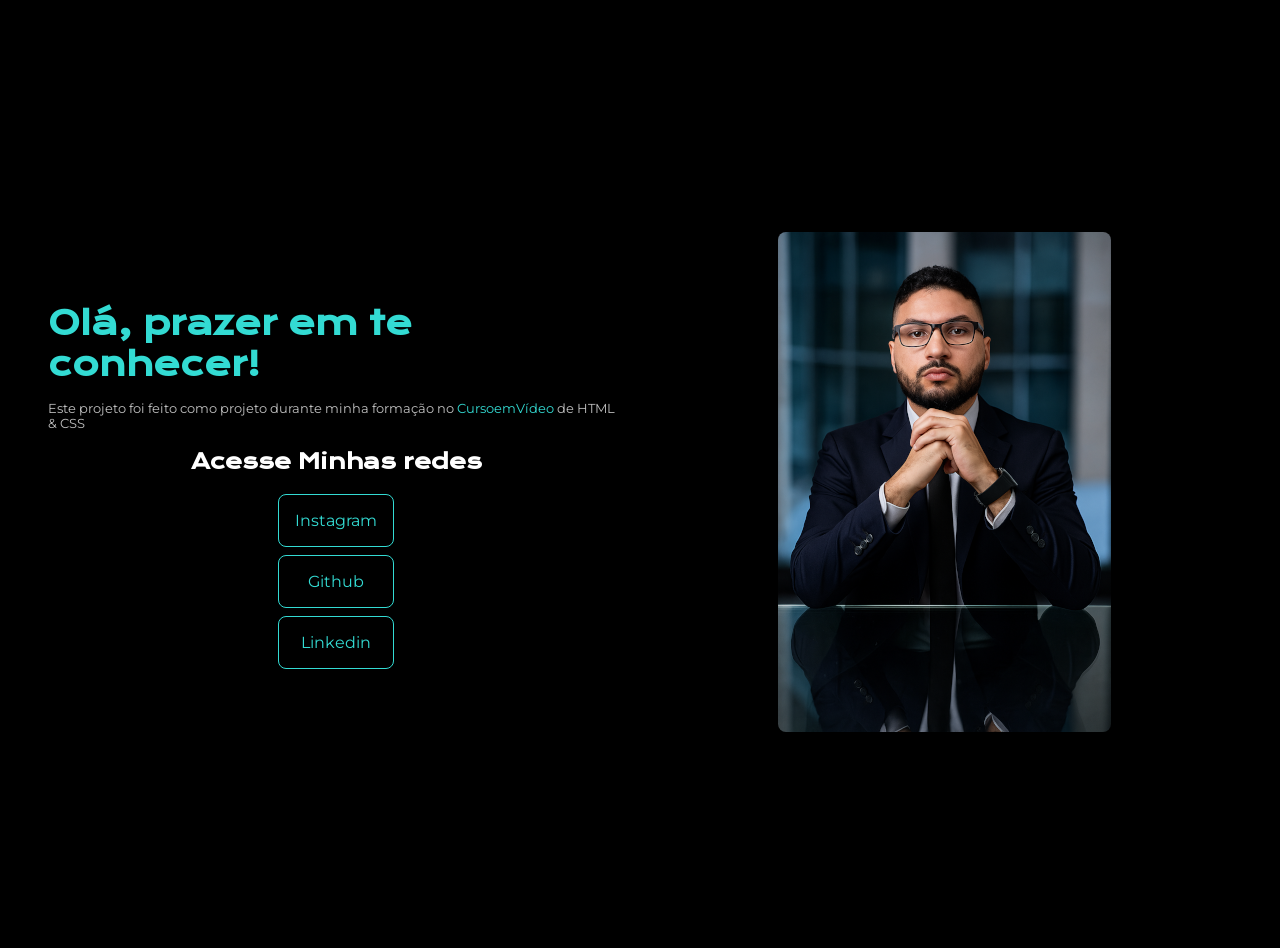
<file: index.html>
<!DOCTYPE html>
<html lang="pt-br">
<head>
    <meta charset="UTF-8">
    <meta name="viewport" content="width=device-width, initial-scale=1.0">
    <title>Projeto Social</title>
    <link rel="stylesheet" href="styles/style.css">
    <link rel="shortcut icon" href="favicon.ico" type="image/x-icon">
</head>
<body>
    <main>
        <section class="texto">
            <!-- Aqui vai o texto -->
            <h1>Olá, prazer em te conhecer!</h1>
            <p>Este projeto foi feito como projeto durante minha formação no <a href="#" target="_blank">CursoemVídeo</a> de HTML & CSS</p>
            <div>
                <h2>Acesse Minhas redes</h2>
                <ul>
                    <li>
                        <a href="#">Instagram</a>
                    </li>
                    <li>
                        <a href="#">Github</a>
                    </li>
                    <li>
                        <a href="#">Linkedin</a>
                    </li>
                </ul>
            </div>
        </section>
        <section class="imagem">
            <!-- Aqui vai a foto -->
            <img src="assets/perfil-pq.png" alt="Foto de Ícaro">
        </section>
    </main>
</body>
</html>
</file>
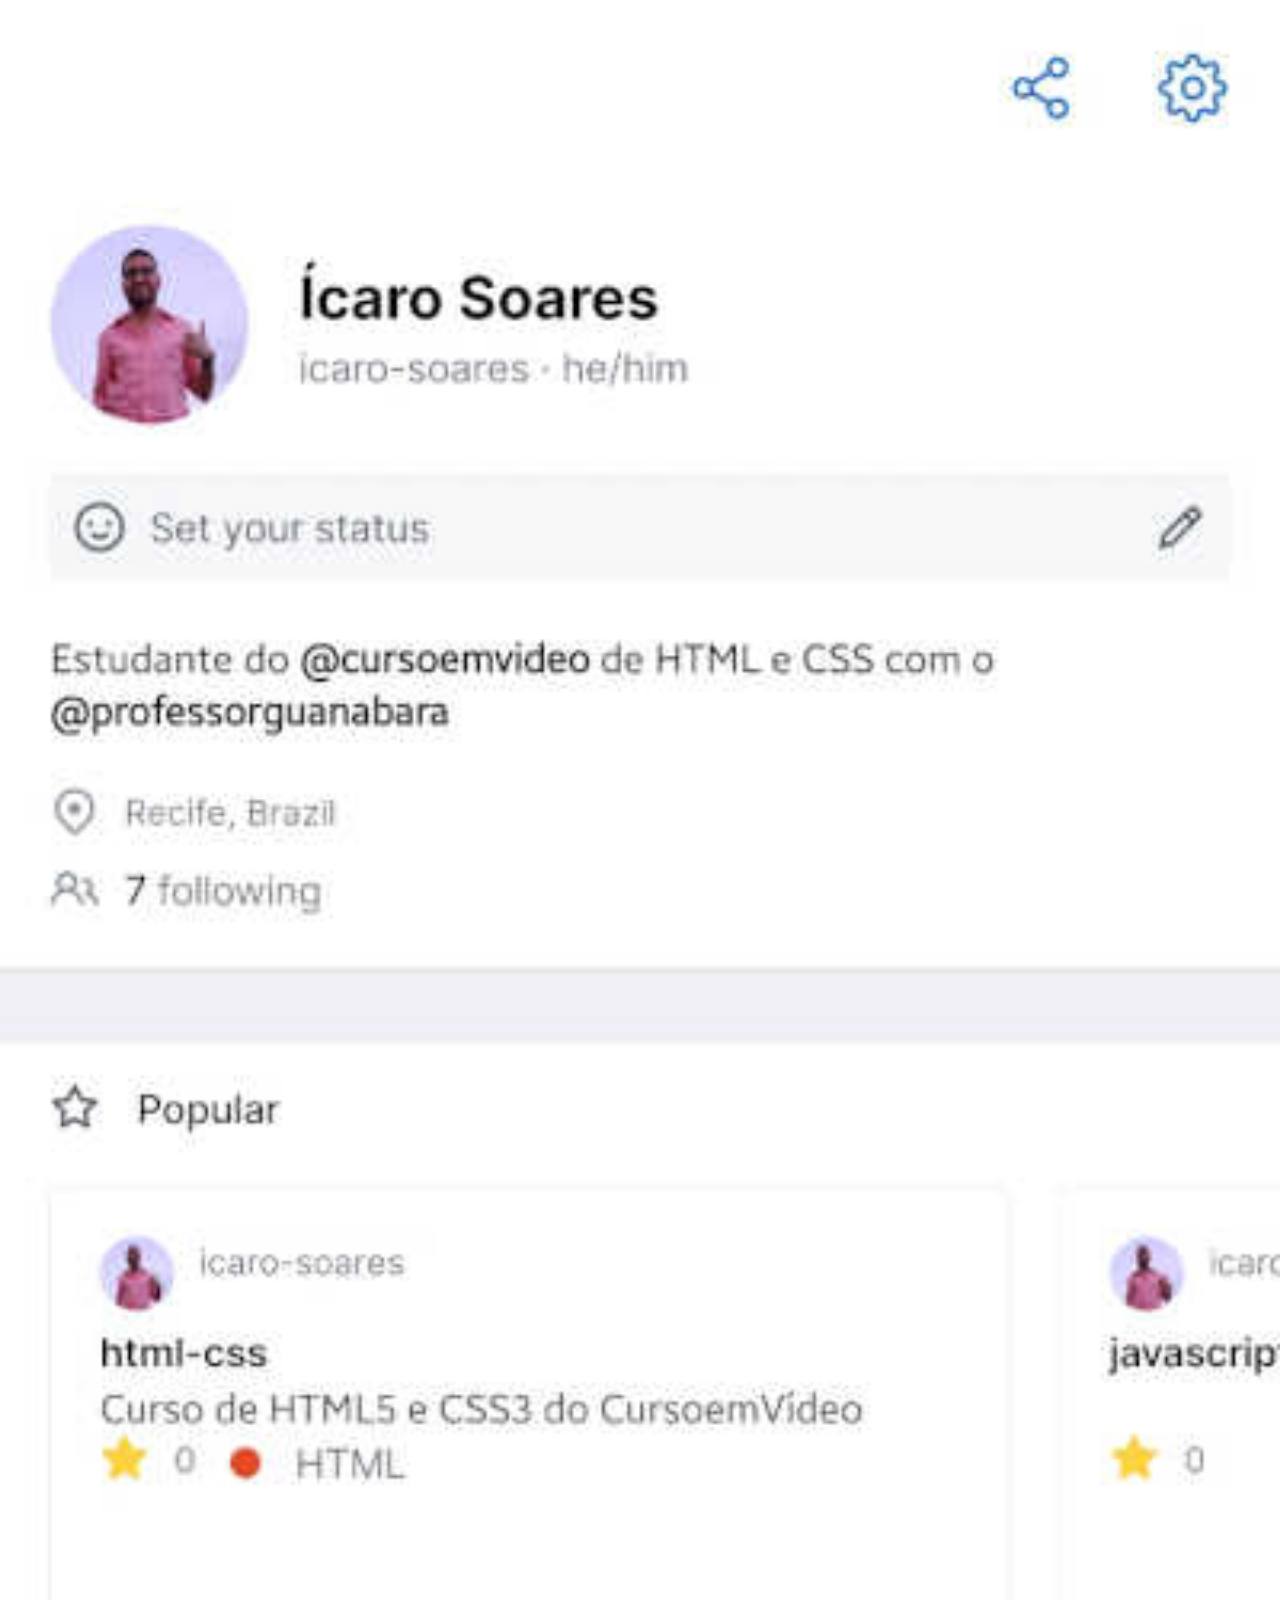
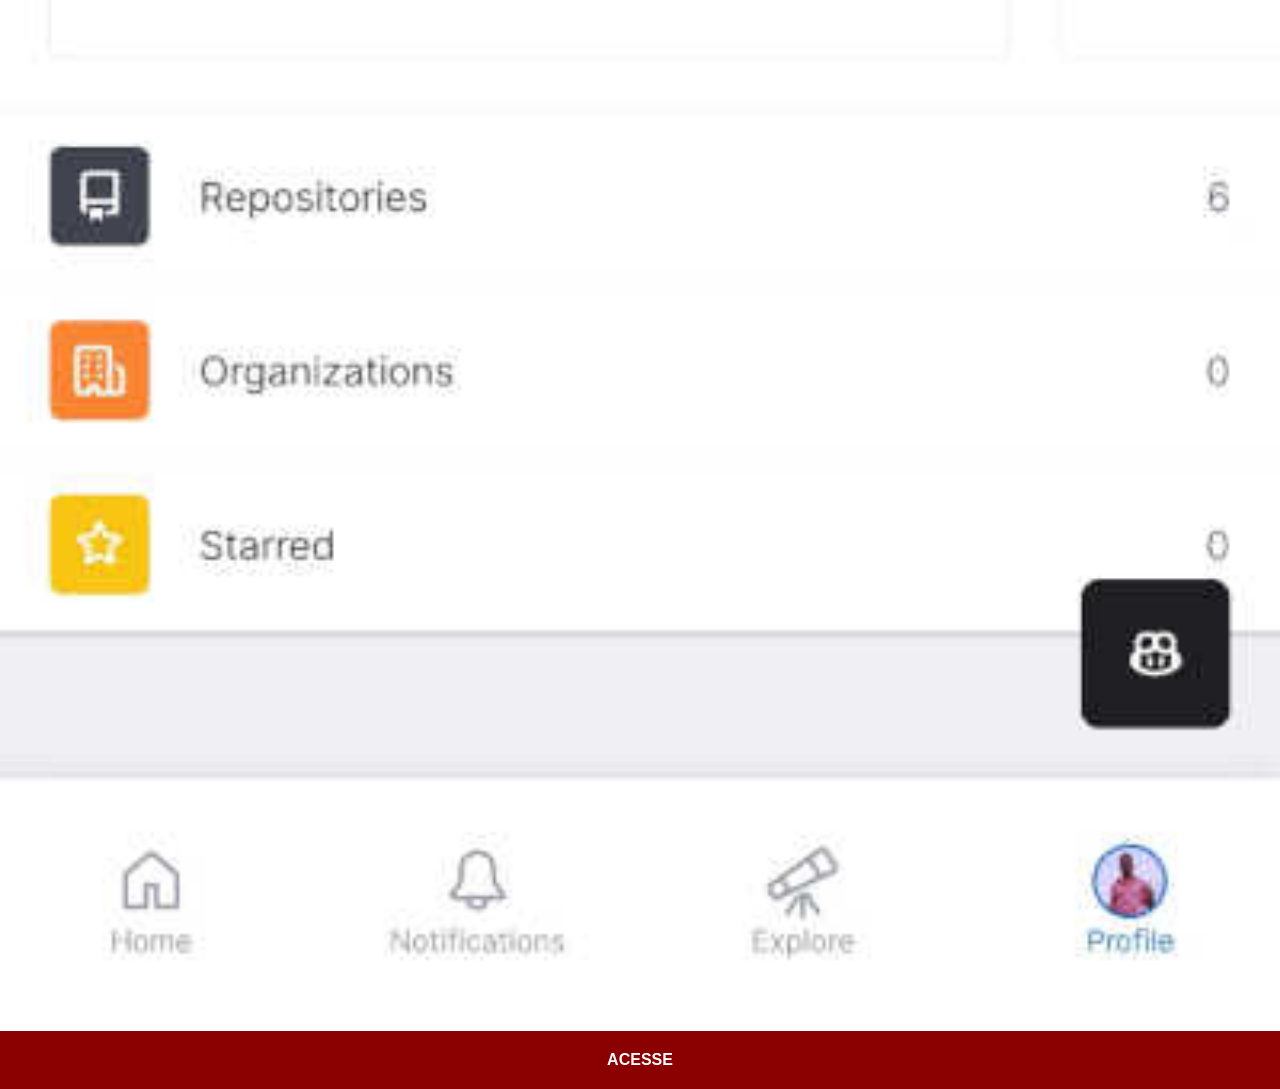
<file: github.html>
<!DOCTYPE html>
<html lang="pt-br">
<head>
    <meta charset="UTF-8">
    <meta name="viewport" content="width=device-width, initial-scale=1.0">
    <title>Github</title>
    <link rel="stylesheet" href="styles/social.css">
</head>
<body>
    <img src="imagens/tela-github.jpg" alt="">
    <a href="https://github.com/icaro-soares" target="_blank">ACESSE</a>
</body>
</html>
</file>
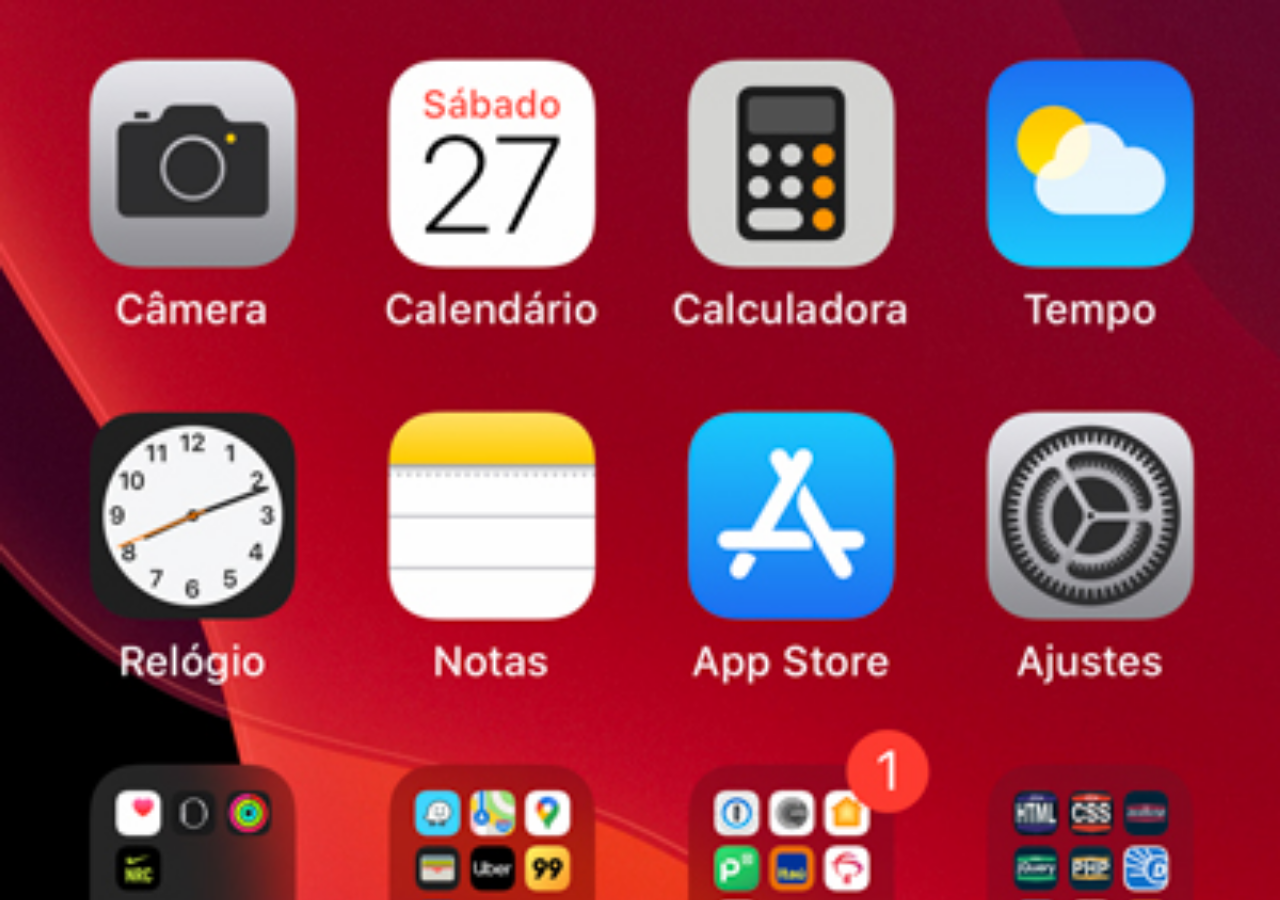
<file: home.html>
<!DOCTYPE html>
<html lang="pt-br">
<head>
    <meta charset="UTF-8">
    <meta name="viewport" content="width=device-width, initial-scale=1.0">
    <title>Home</title>
</head>
<style>
    * {
        margin: 0;
        padding: 0;
    }
    body {
        height: 100vh;
        width: 100vw;
        background: url('imagens/tela-home.jpg') no-repeat top center;
        background-size: cover;
    }
</style>
<body>
    
</body>
</html>
</file>
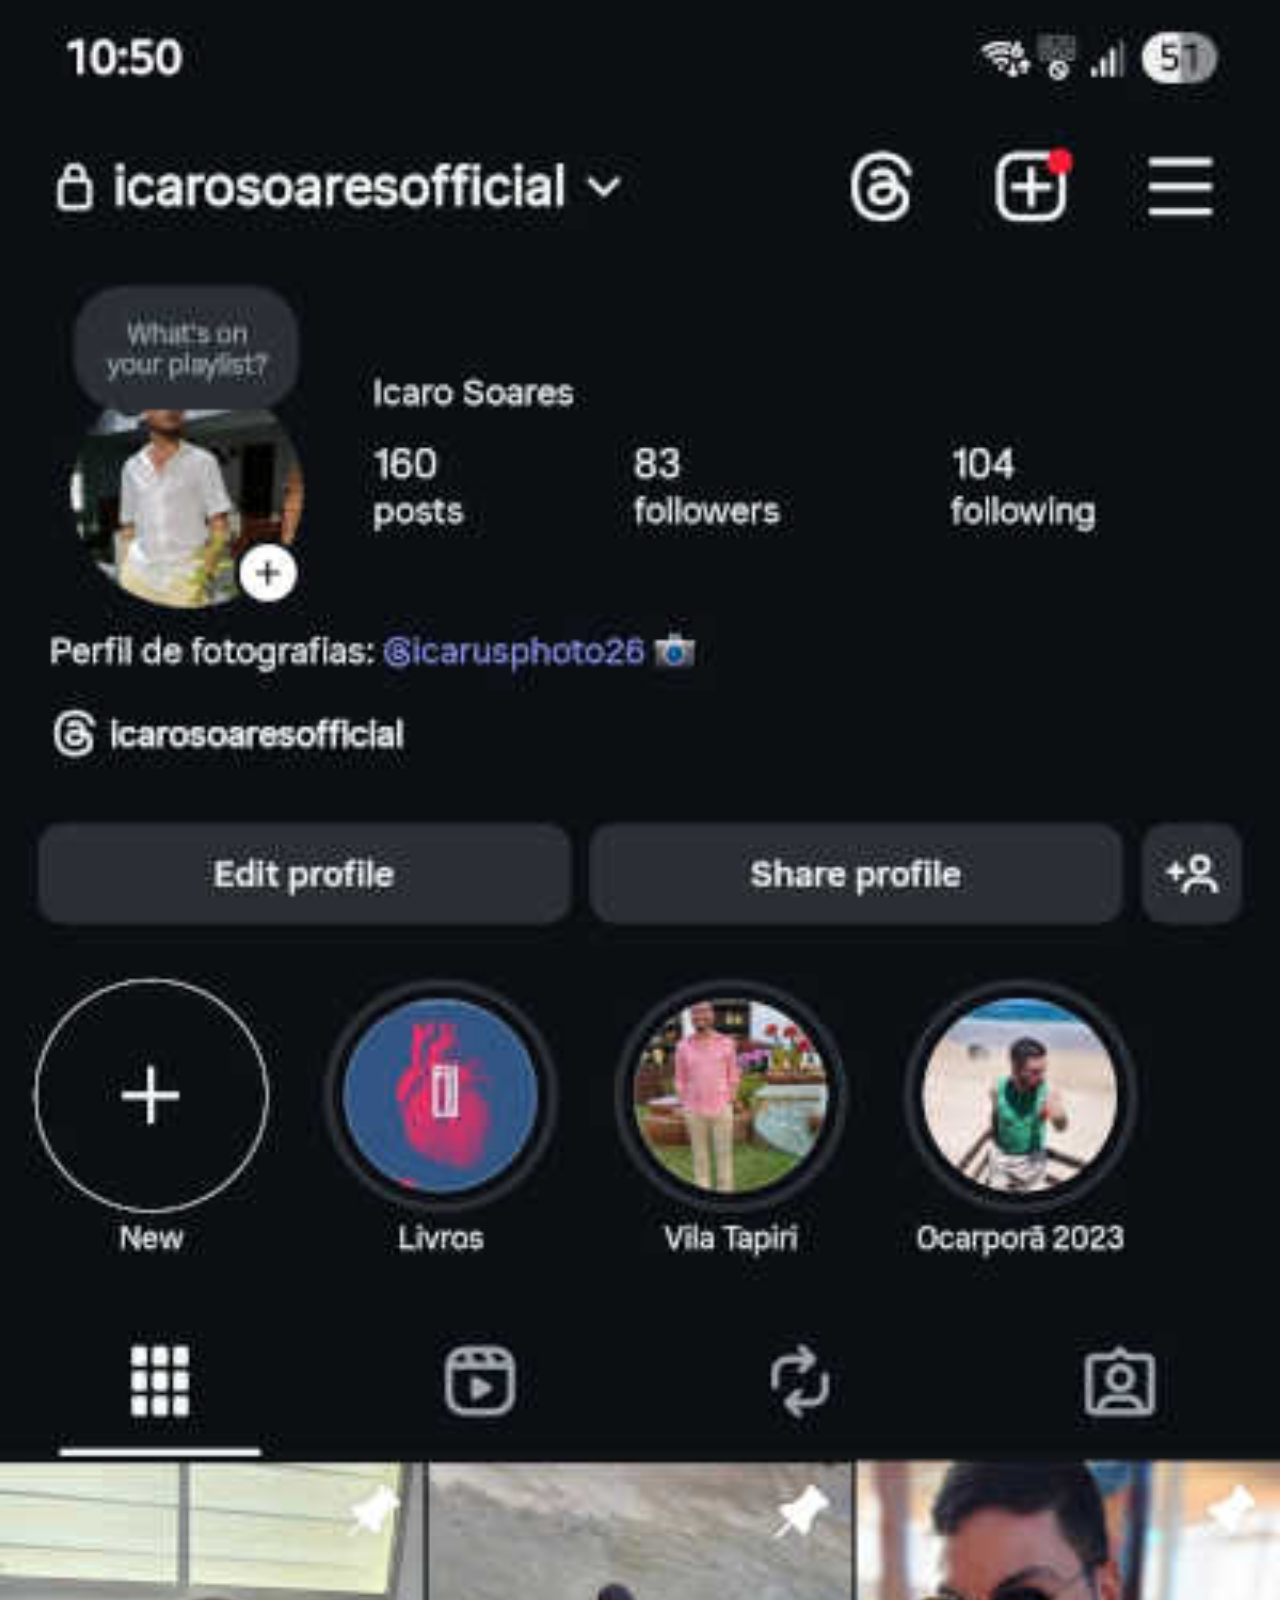
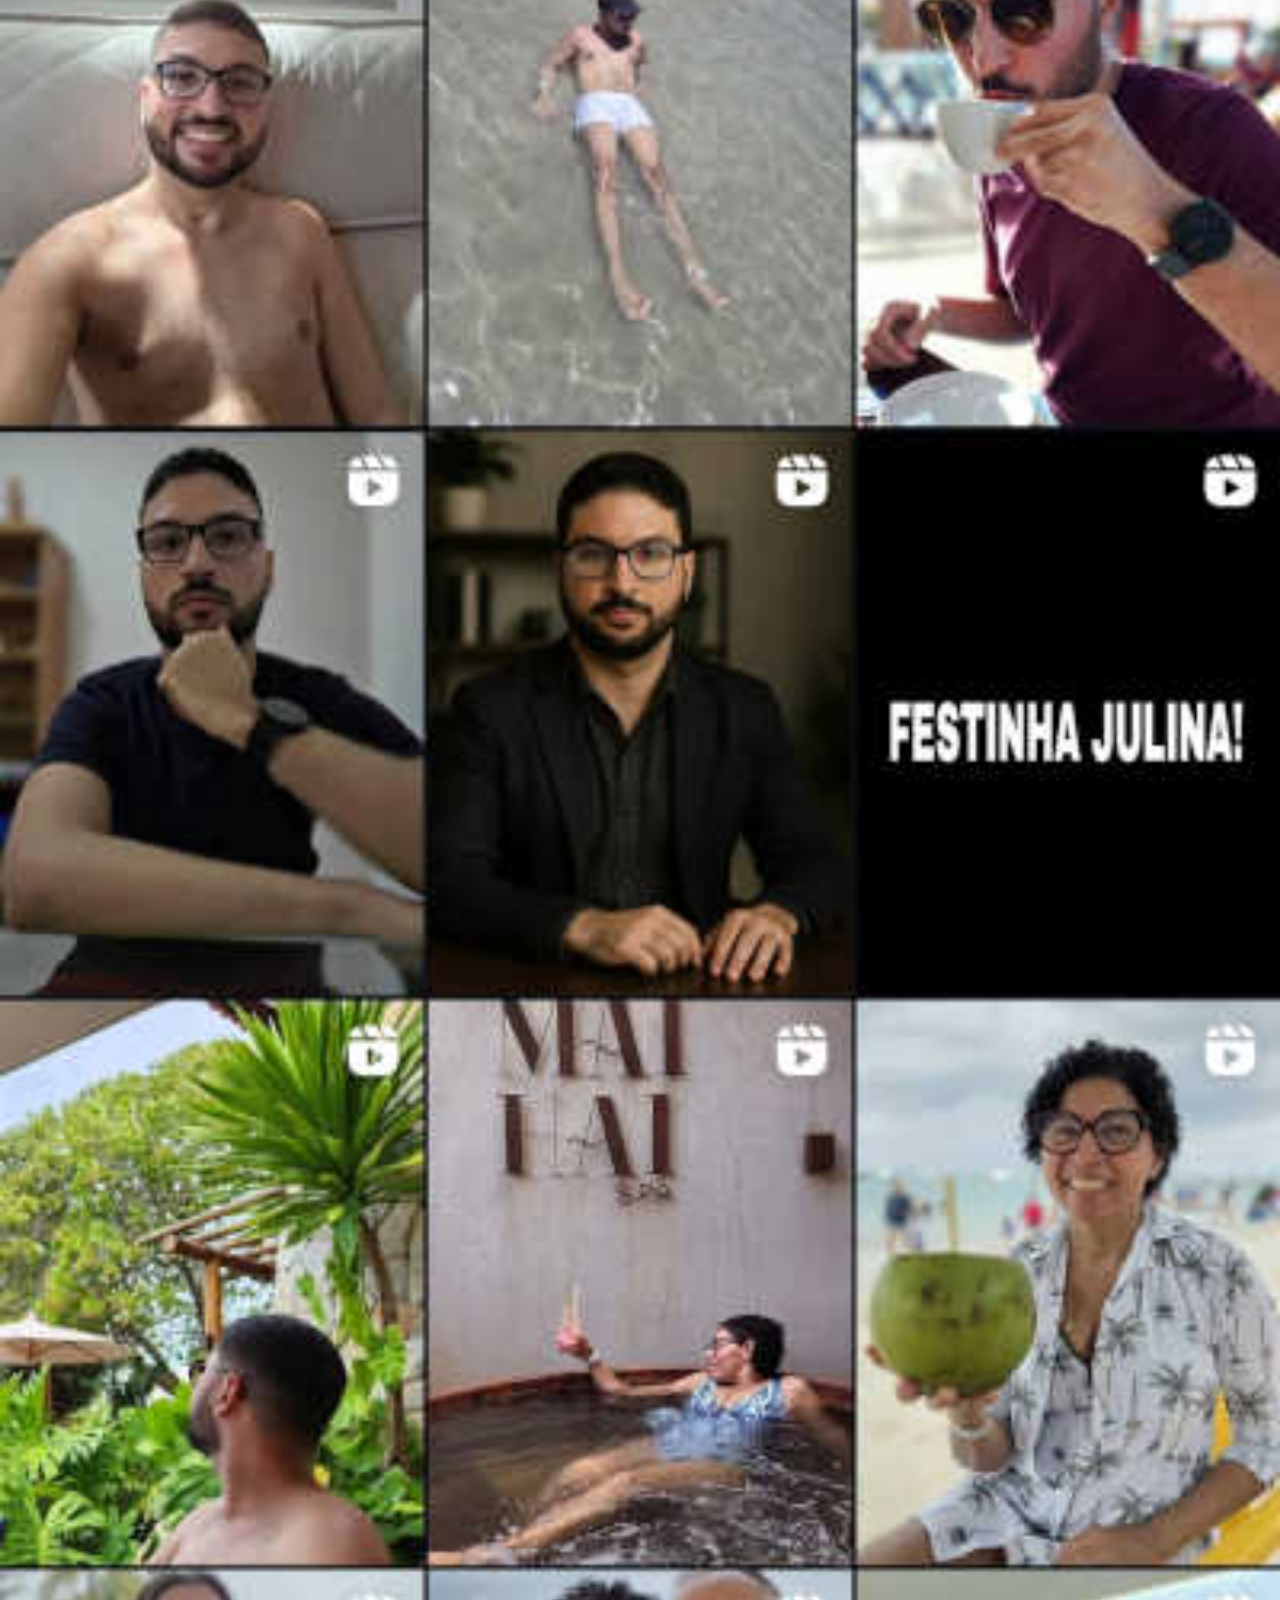
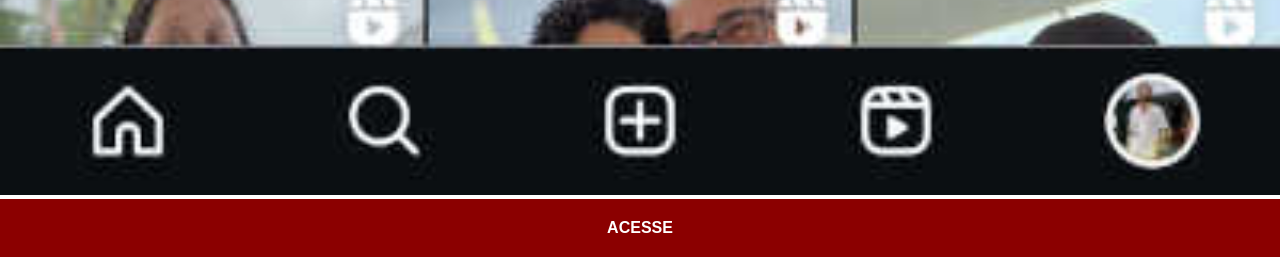
<file: instagram.html>
<!DOCTYPE html>
<html lang="pt-br">
<head>
    <meta charset="UTF-8">
    <meta name="viewport" content="width=device-width, initial-scale=1.0">
    <title>Instagram</title>
    <link rel="stylesheet" href="styles/social.css">
</head>
<body>
    <img src="imagens/tela-instagram.jpg" alt="">
    <a href="https://www.instagram.com/icarosoaresofficial/" target="_blank">ACESSE</a>
</body>
</html>
</file>
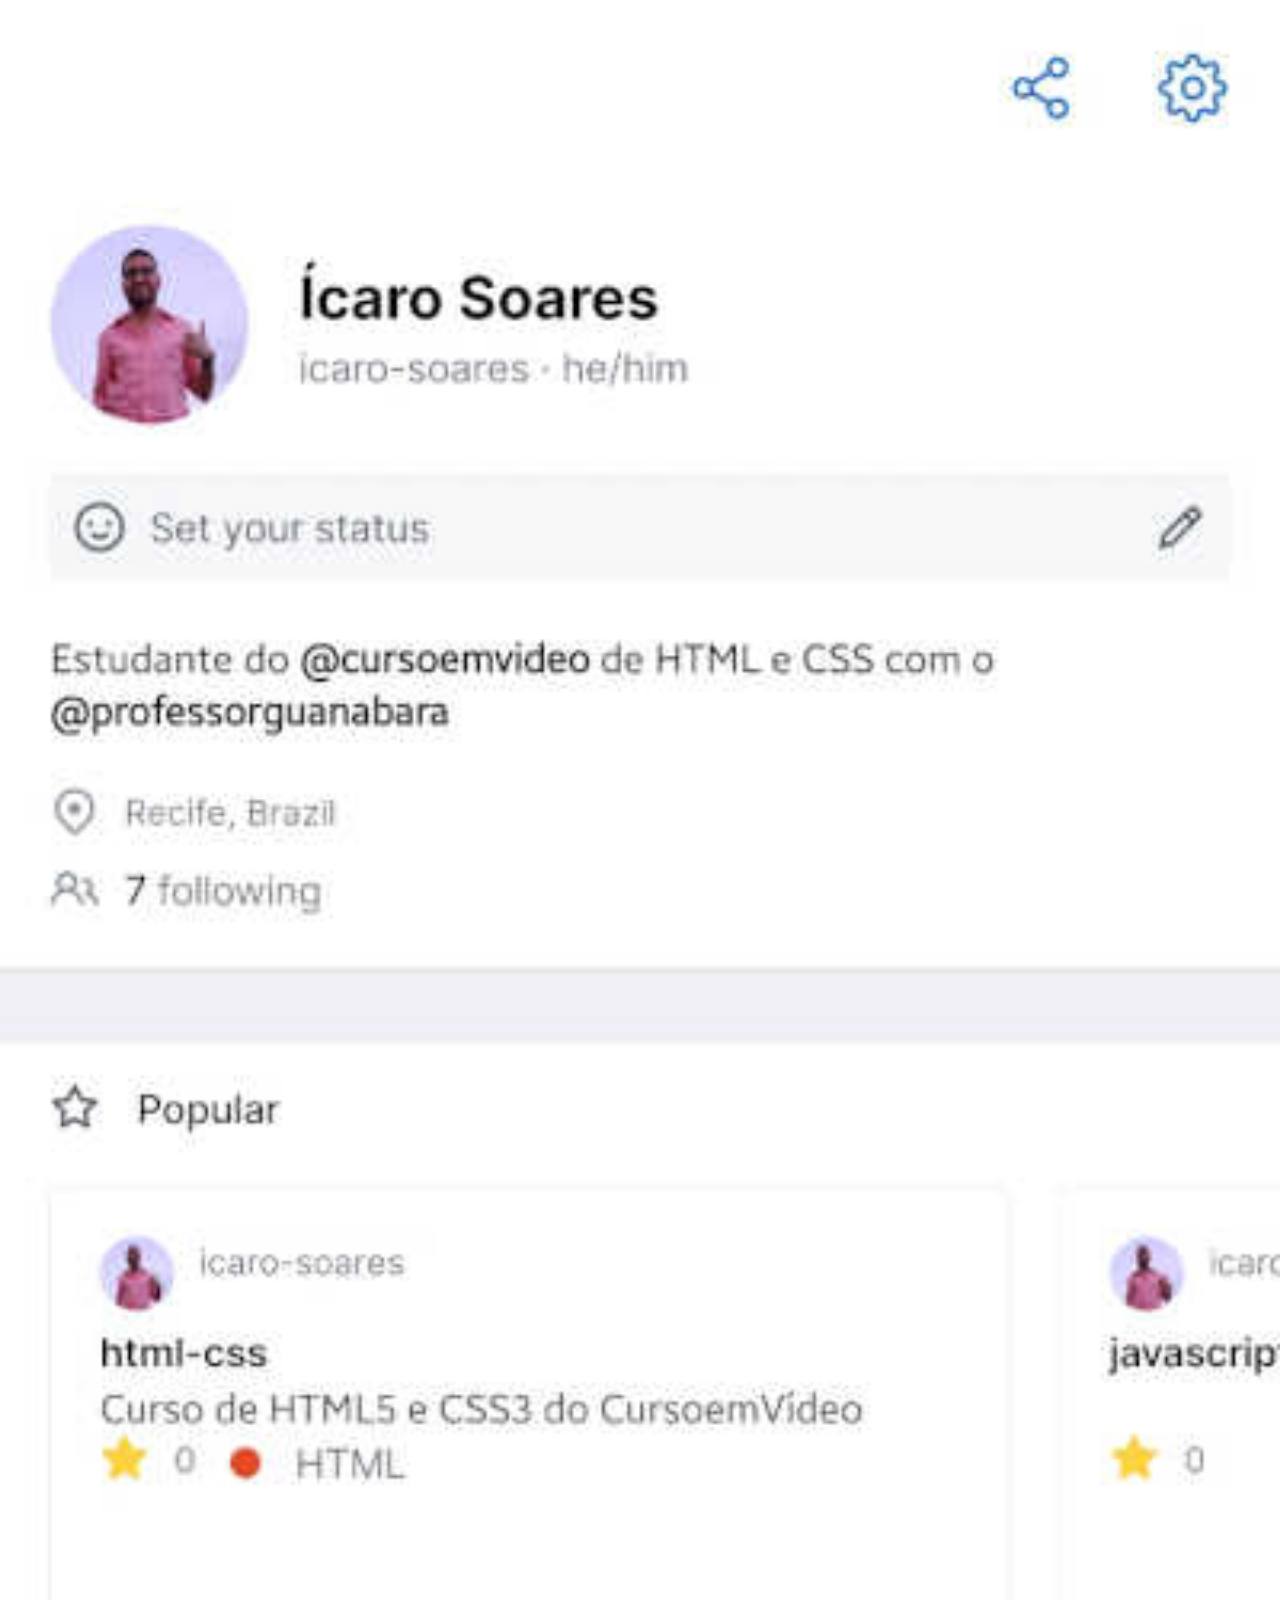
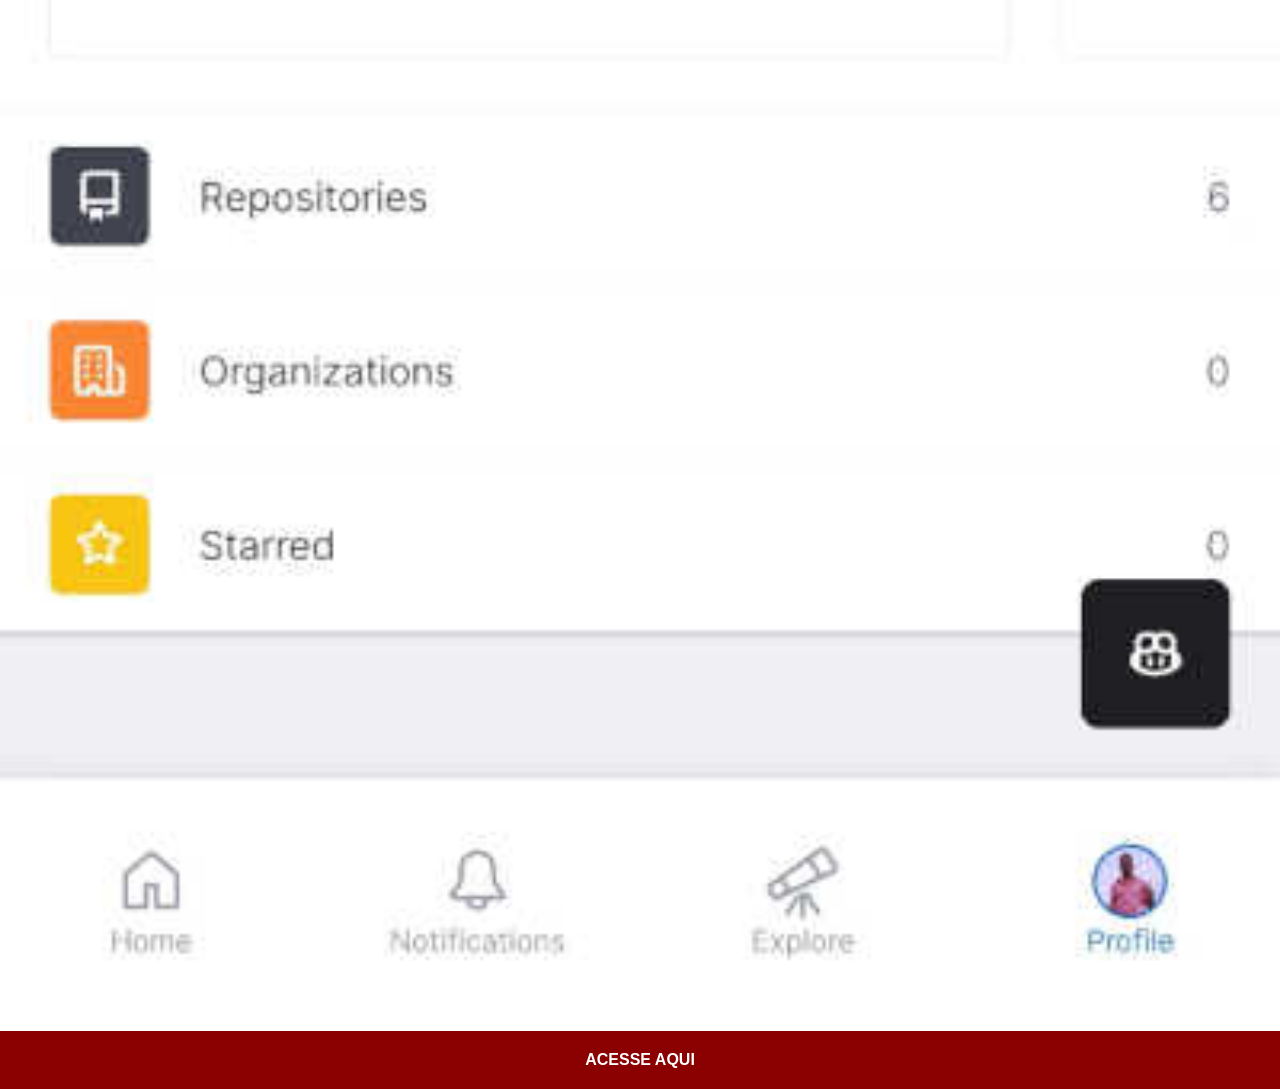
<file: pages/github.html>
<!DOCTYPE html>
<html lang="pt-br">
<head>
    <meta charset="UTF-8">
    <meta name="viewport" content="width=device-width, initial-scale=1.0">
    <title>Github</title>
    <link rel="stylesheet" href="../styles/social.css">
</head>
<body>
    <img src="../assets/tela-github.jpg" alt="">
    <a href="https://github.com/icaro-soares" target="_blank">Acesse Aqui</a>
</body>
</html>
</file>
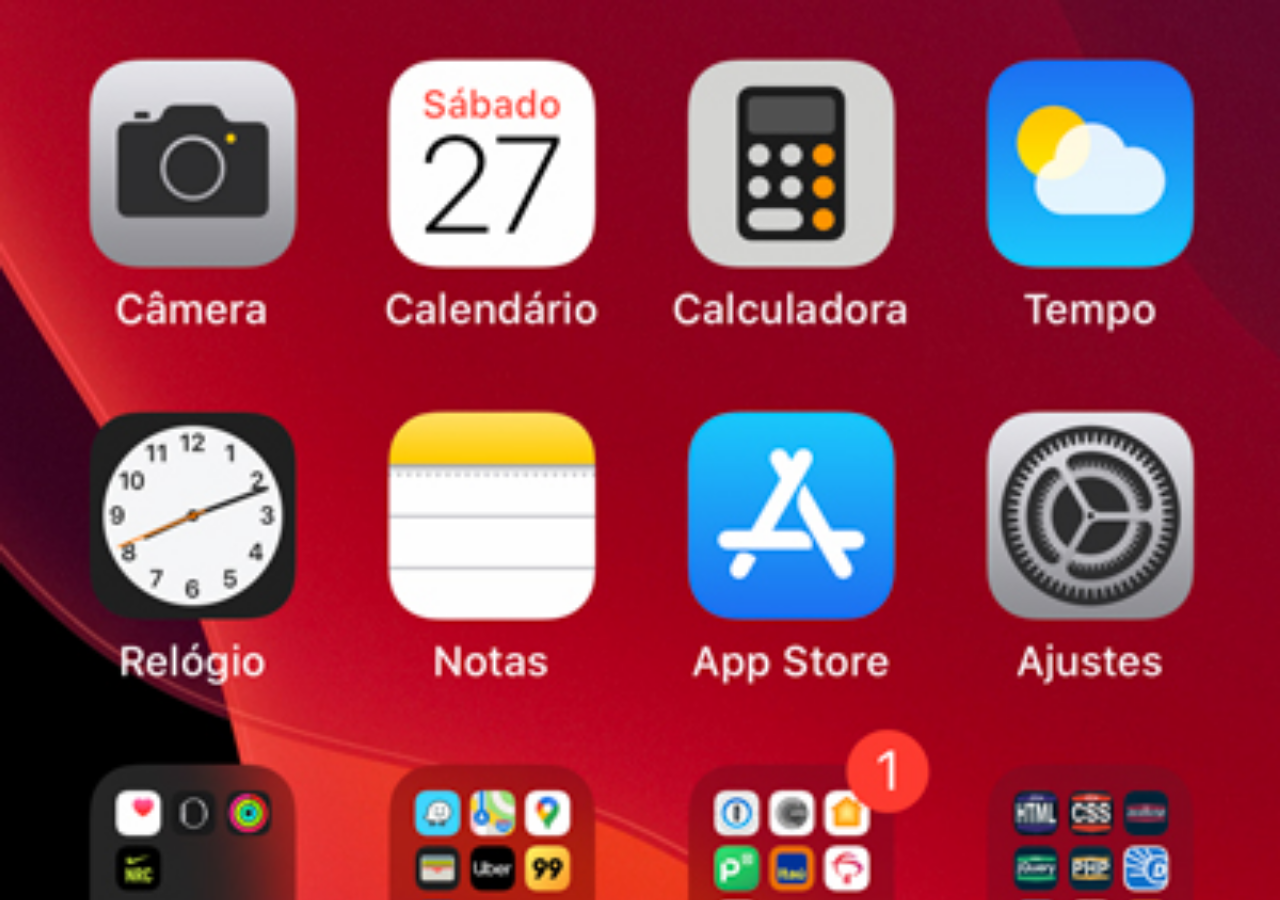
<file: pages/home.html>
<!DOCTYPE html>
<html lang="pt-br">
<head>
    <meta charset="UTF-8">
    <meta name="viewport" content="width=device-width, initial-scale=1.0">
    <title>Home</title>
</head>
<style>
    * {
        margin: 0;
        padding: 0;
    }
    body {
        width: 100vw;
        height: 100vh;
        background: black url(../assets/tela-home.jpg) no-repeat top center / cover;
    }
</style>
<body>
    
</body>
</html>
</file>
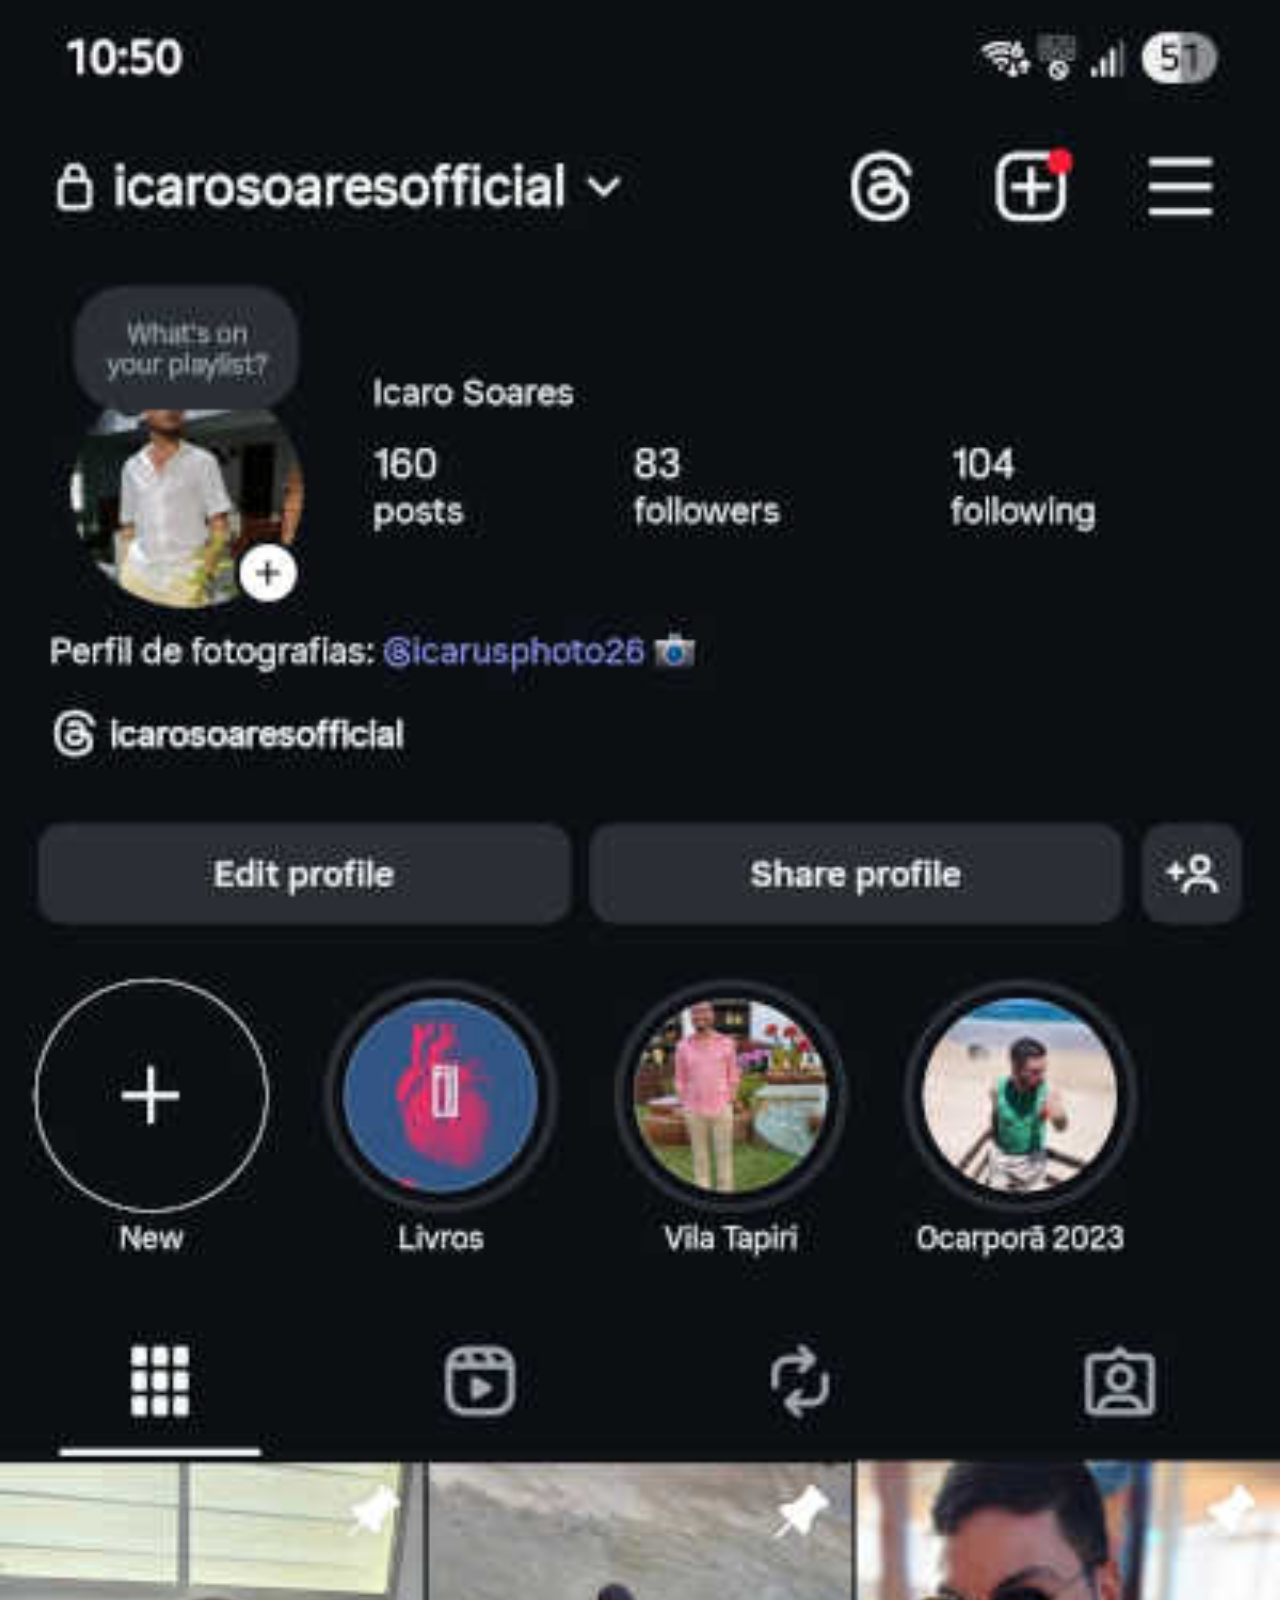
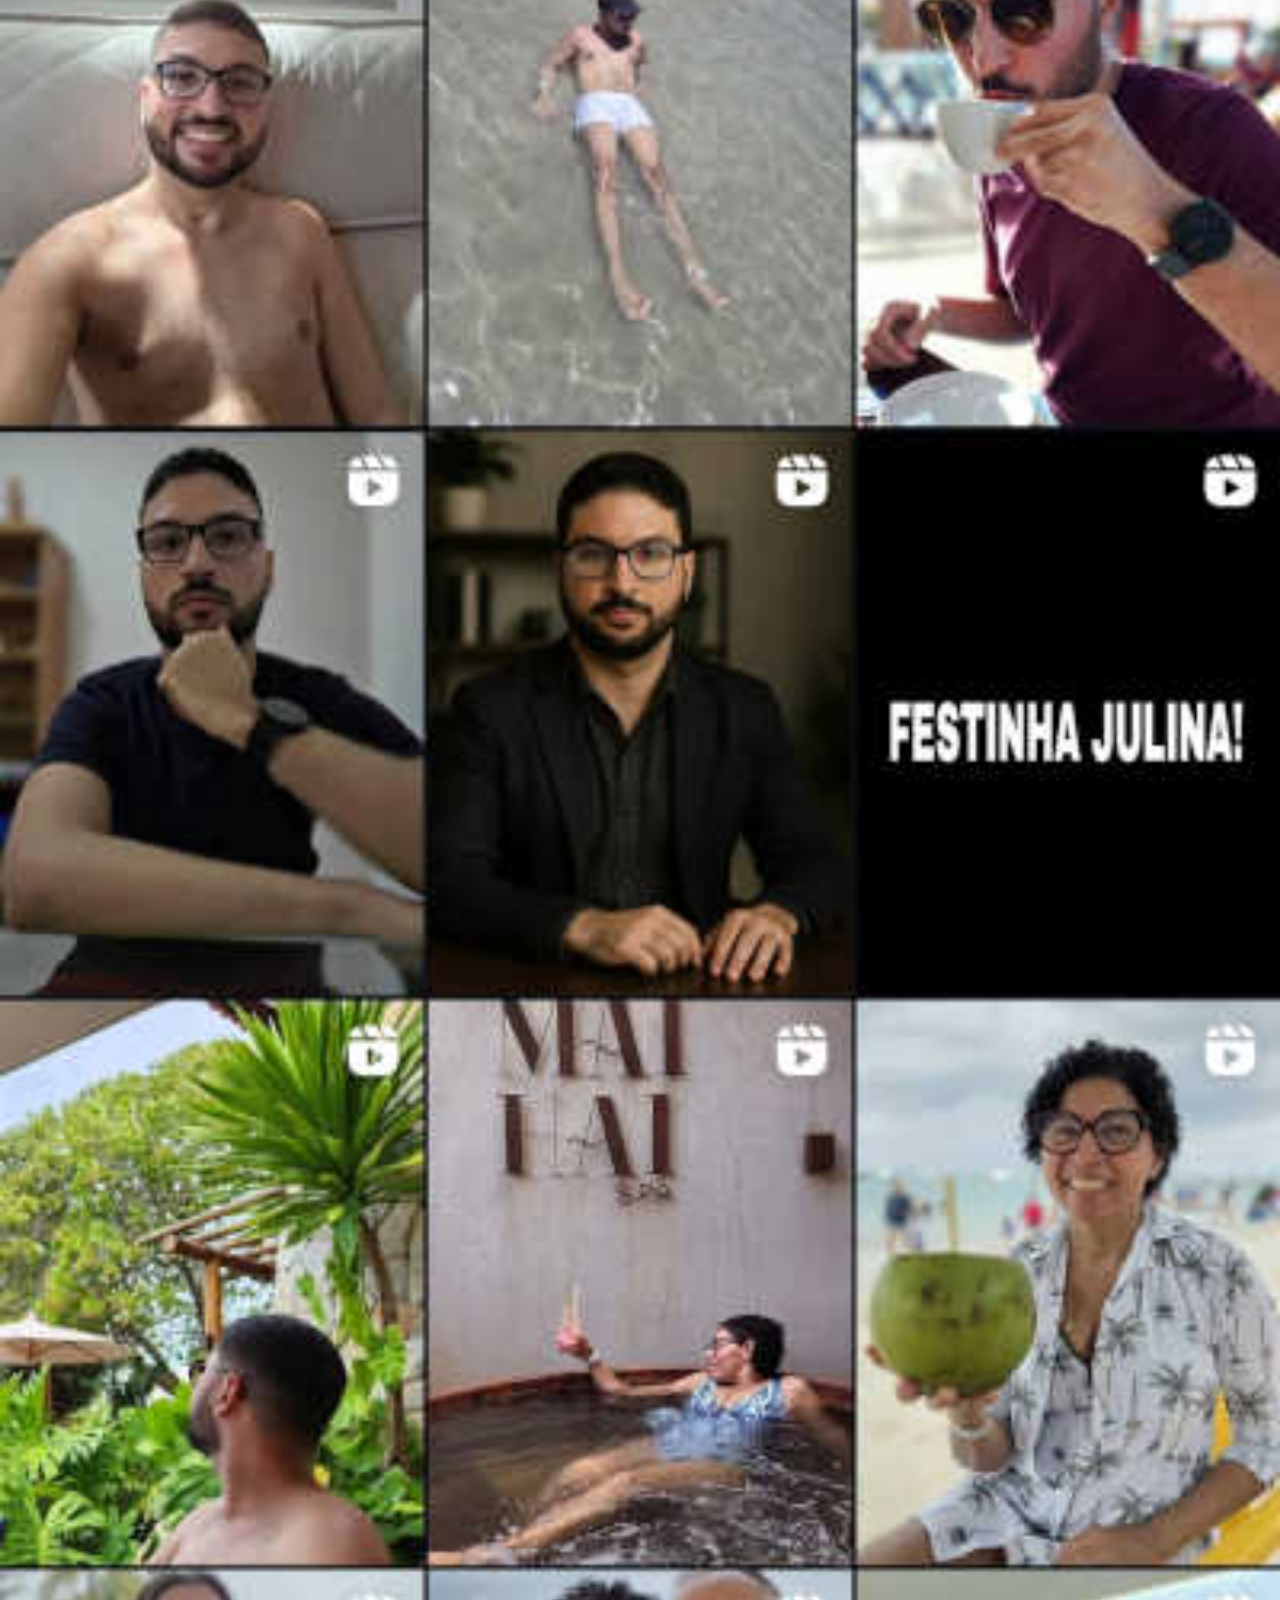
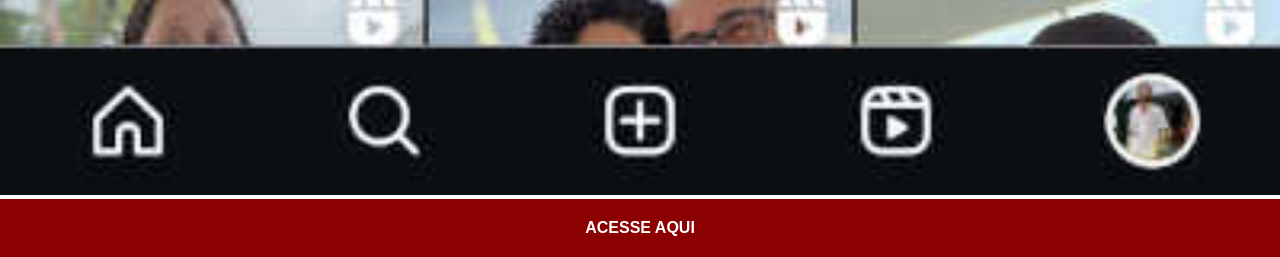
<file: pages/instagram.html>
<!DOCTYPE html>
<html lang="pt-br">
<head>
    <meta charset="UTF-8">
    <meta name="viewport" content="width=device-width, initial-scale=1.0">
    <title>Instagram</title>
    <link rel="stylesheet" href="../styles/social.css">
</head>
<body>
    <img src="../assets/tela-instagram.jpg" alt="">
    <a href="https://instagram.com/icarosoaresofficial" target="_blank">Acesse aqui</a>
</body>
</html>
</file>
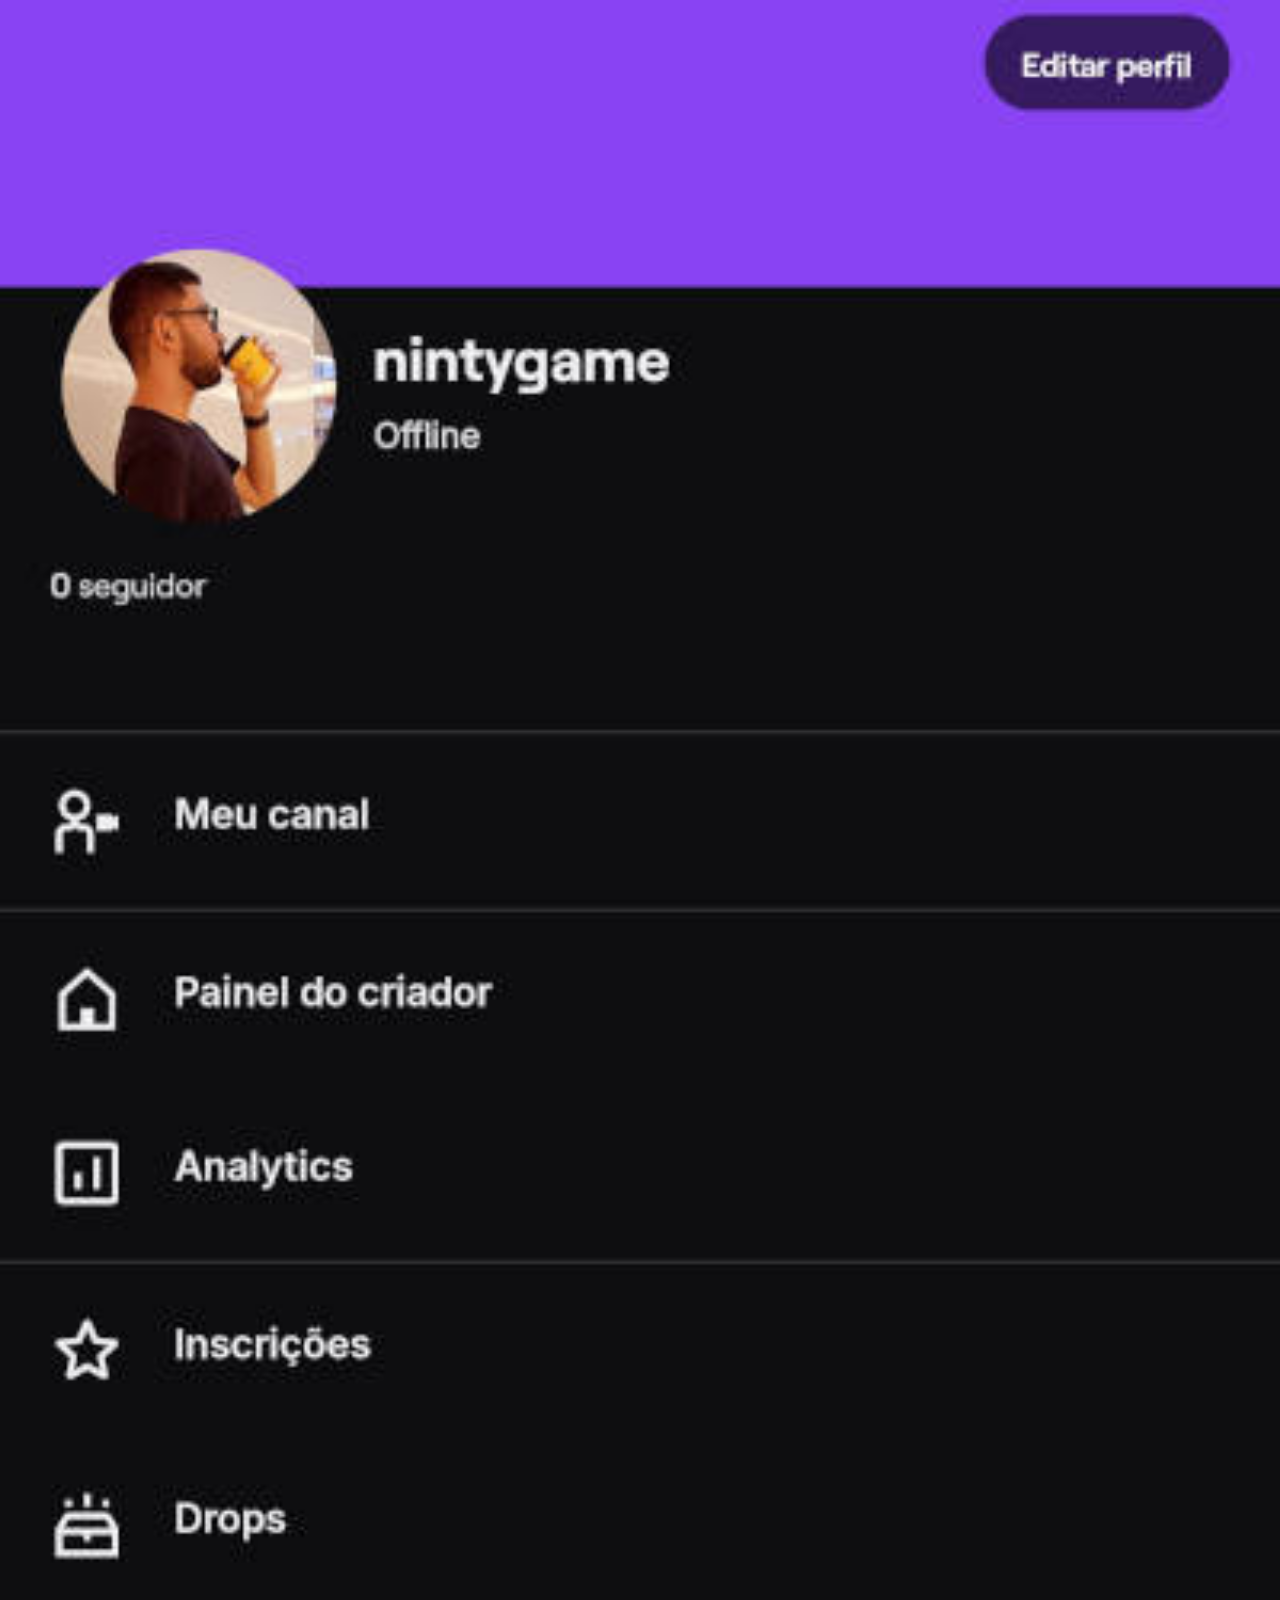
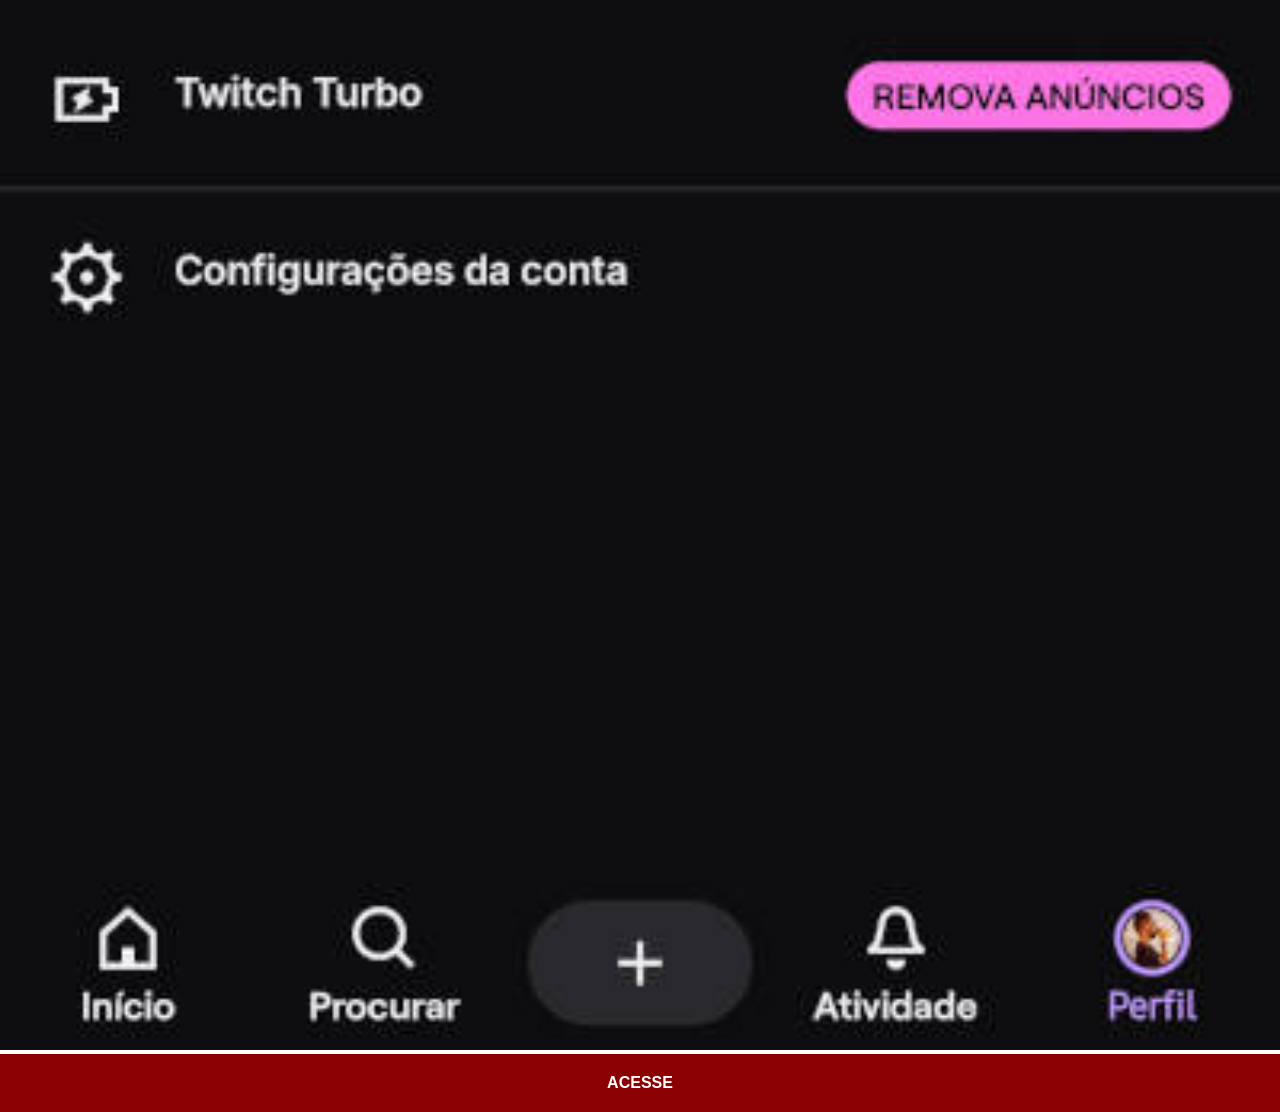
<file: pages/twitch.html>
<!DOCTYPE html>
<html lang="pt-br">
<head>
    <meta charset="UTF-8">
    <meta name="viewport" content="width=device-width, initial-scale=1.0">
    <title>Twitch</title>
    <link rel="stylesheet" href="../styles/social.css">
</head>
<body>
    <img src="../assets/tela-twitch.jpg" alt="Twitch">
    <a href="https://www.twitch.tv/nintygame">ACESSE</a>
</body>
</html>
</file>
<file: styles/style.css>
@import url('https://fonts.googleapis.com/css2?family=Krona+One&family=Montserrat:ital,wght@0,100..900;1,100..900&display=swap');

:root {
    --cinza: #c0c0c0;
    --azul: #33dbd3;
    --hover: #ffffff8f;
    --krona: 'Krona One', sans-serif;
    --montserrat: 'Montserrat', sans-serif;
}

* {
    margin: 0;
    padding: 0;
}

body {
    height: 100vh;
    background-color: black;
    color: white;
}

main {
    height: 100vh;

    padding: 1em;
    margin: 1em;

    display: grid;
    grid-template-columns: 50% 50%;
    /* align-items: center;
    justify-items: center; */
    place-items: center center; /*align-items//justify-items*/
    /* align-content: center;
    justify-content: center; */
    place-content: center center; /*align-content//justify-content*/
}
.texto {
    padding: 0 1em;
}

.texto h1 {
    margin: .5em 0;
    font: bold 2em var(--krona);
    color: var(--azul);
}

.texto p {
    margin: .5em 0;
    font: normal .8em var(--montserrat);
    color: var(--cinza);
}

.texto div {
    display: flex;
    flex-flow: column nowrap;
    align-items: center;
}

.texto div h2 {
    margin: .5em 0;
    font: bold 1.3em var(--krona);
    color: white;
}

.texto ul {
    display: block;
    list-style-type: none;
}

.texto li {
    border: 1px solid var(--azul);
    border-radius: .5em;
    margin: .5em 0;
    padding: 1em;
    text-align: center;
}

.texto li:hover {
    background-color: var(--hover);
    transition: background-color .5s;
}

.texto a {
    text-decoration: none;
    font: normal 1em var(--montserrat);
    color: var(--azul);
}

img {
    display: block;
    margin: .5em 0;
    border-radius: .5em;
}

@media screen and (max-width: 768px) {
    main {
        display: flex;
        flex-direction: column-reverse;
    }
}
</file>
<file: styles/social.css>
* {
    margin: 0;
    padding: 0;
    font-family: Arial, Helvetica, sans-serif;
}

::-webkit-scrollbar {
    width: 0;
}

img {
    width: 100vw;
}

a {
    display: block;
    background-color: darkred;
    color: white;
    padding: 20px;
    text-align: center;
    font-weight: bolder;
    text-decoration: none;
    text-transform: uppercase;
}

a:hover {
    background-color: red;
}
</file>
